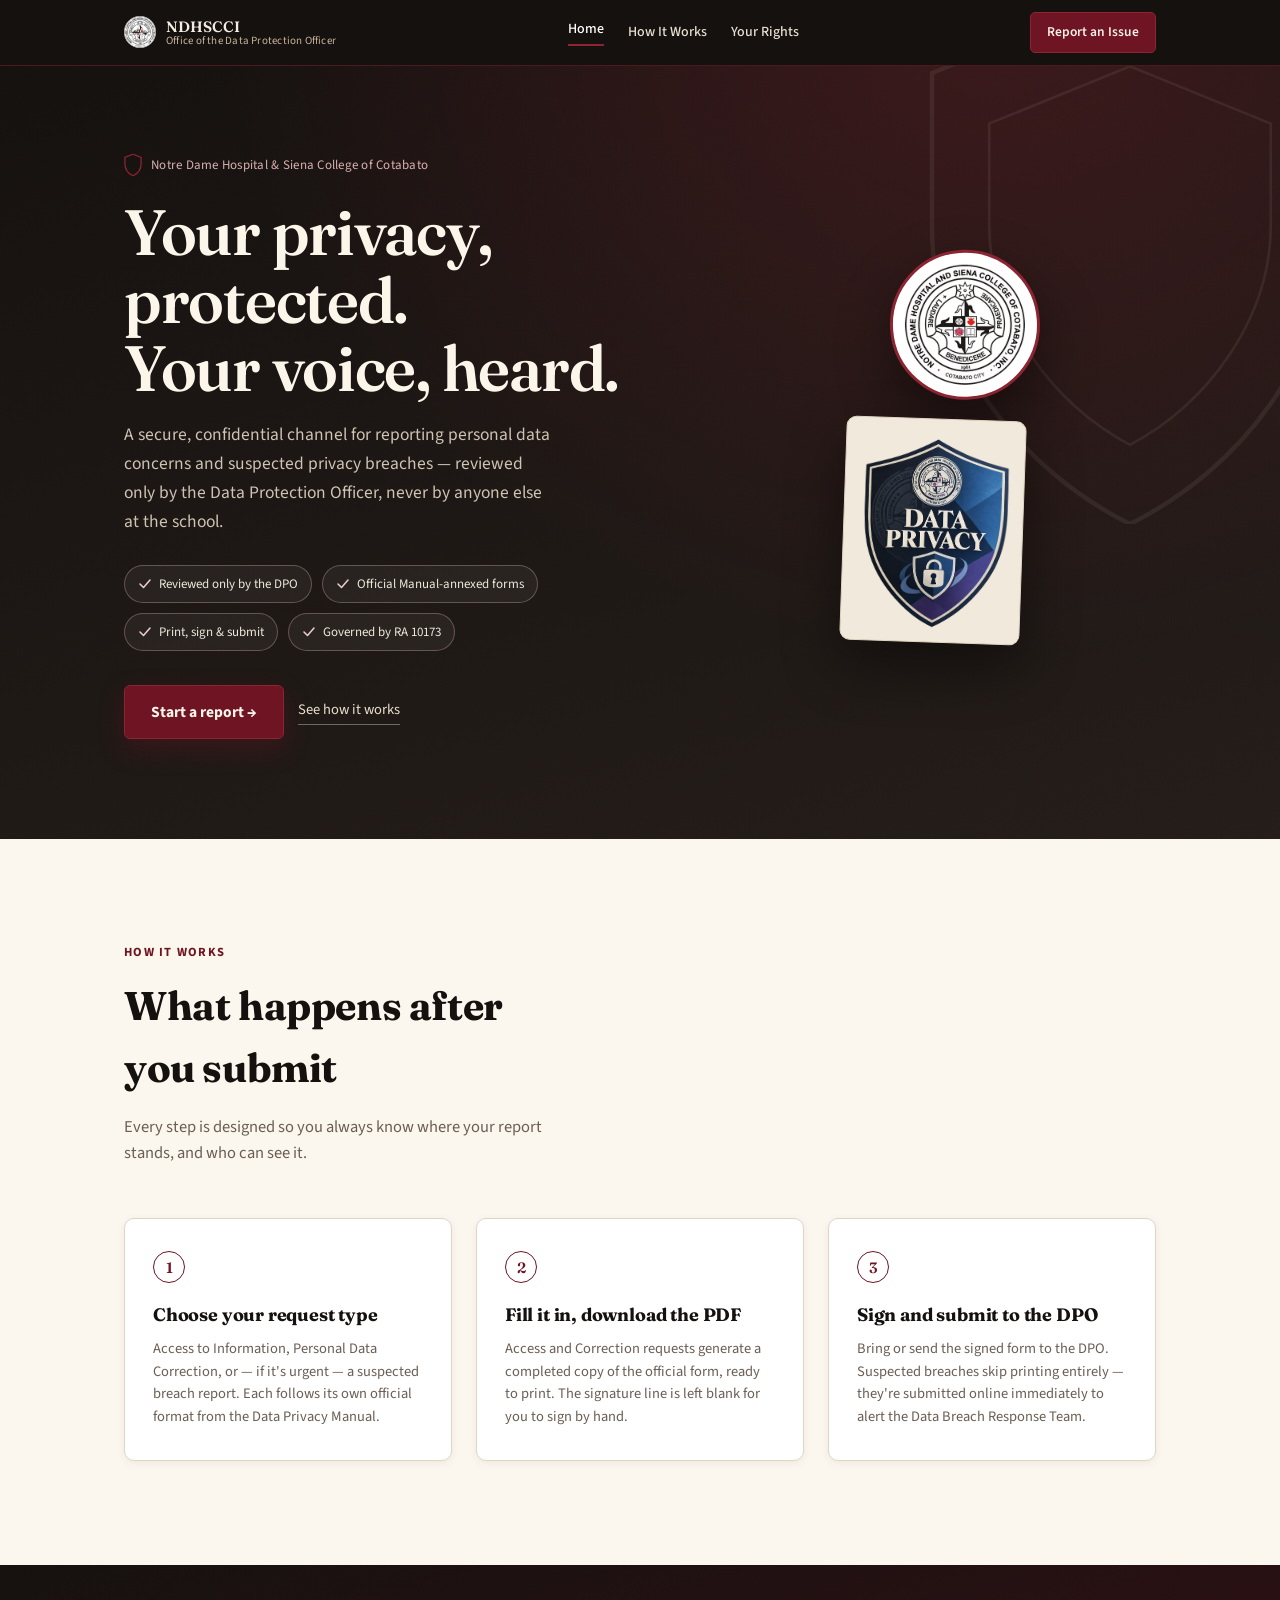
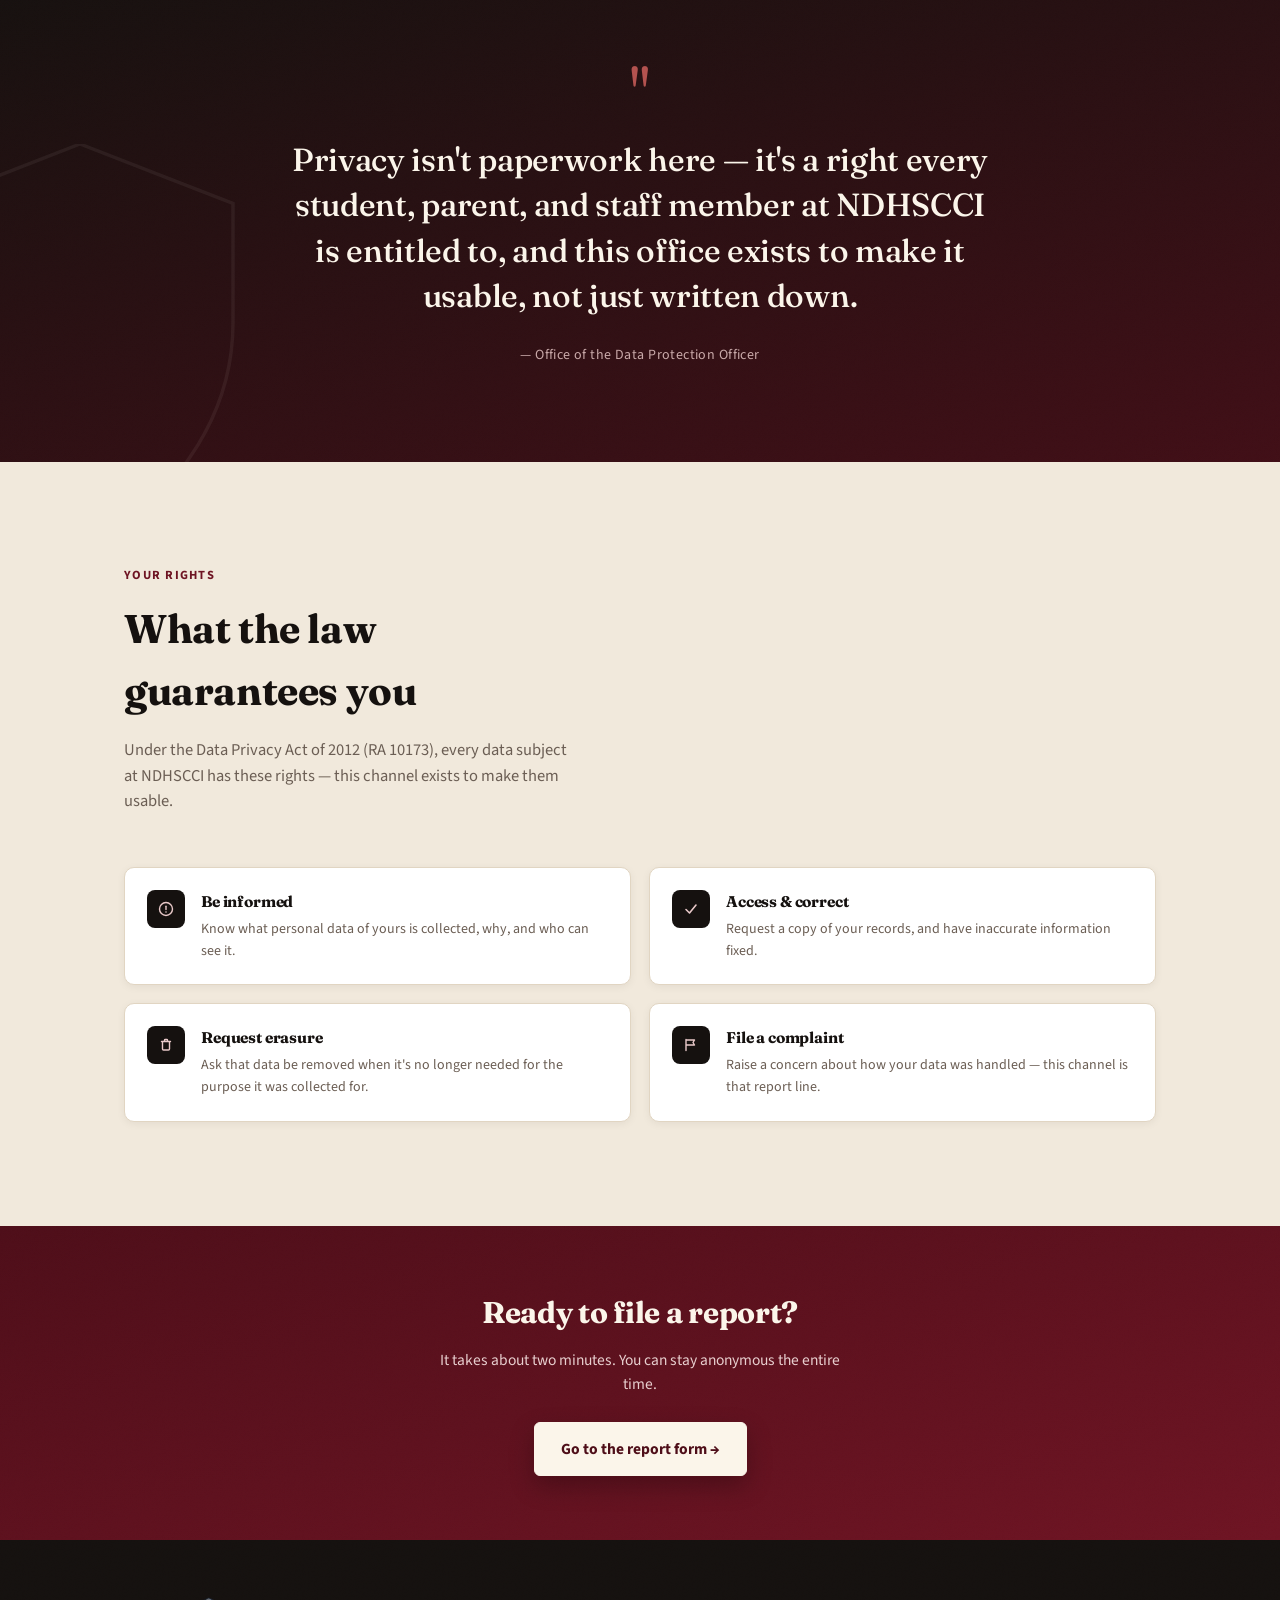
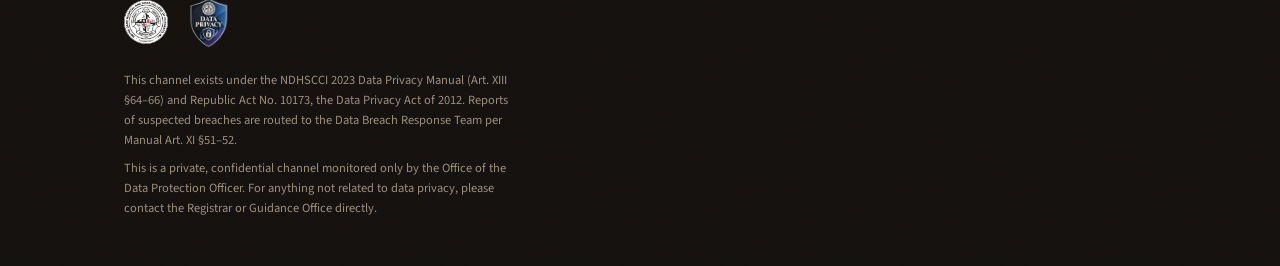
<file: index.html>
<!DOCTYPE html>
<html lang="en">
<head>
<meta charset="UTF-8">
<meta name="viewport" content="width=device-width, initial-scale=1, viewport-fit=cover">
<title>NDHSCCI Data Privacy Office — Secure Reporting Channel</title>
<link rel="icon" href="seal.webp">
<link rel="preconnect" href="https://fonts.googleapis.com">
<link rel="preconnect" href="https://fonts.gstatic.com" crossorigin>
<link href="https://fonts.googleapis.com/css2?family=Fraunces:opsz,wght@9..144,500;9..144,600;9..144,700&family=Source+Sans+3:wght@400;500;600;700&display=swap" rel="stylesheet">
<link rel="stylesheet" href="style.css">
</head>
<body>

<nav class="topnav">
  <div class="navbar">
    <a href="index.html" class="brand">
      <img src="seal.webp" alt="NDHSCCI Seal">
      <span class="name">NDHSCCI<small>Office of the Data Protection Officer</small></span>
    </a>
    <div class="navlinks">
      <a href="index.html" class="current">Home</a>
      <a href="index.html#how">How It Works</a>
      <a href="index.html#rights">Your Rights</a>
    </div>
    <div class="nav-right">
      <a href="report.html" class="nav-cta">Report an Issue</a>
      <button class="menu-toggle" id="menuToggle" aria-label="Menu"><span></span><span></span><span></span></button>
    </div>
  </div>
</nav>

<div class="mobile-panel" id="mobilePanel">
  <div class="wrap">
    <a href="index.html">Home</a>
    <a href="index.html#how">How It Works</a>
    <a href="index.html#rights">Your Rights</a>
    <a href="report.html" class="nav-cta">Report an Issue</a>
  </div>
</div>

<header class="hero grain" id="home">
  <svg class="shield-watermark" style="top:-70px;right:-70px;width:440px;height:528px;opacity:0.07;" viewBox="0 0 200 240" fill="none">
    <path d="M100 0L190 35V105C190 165 150 215 100 240C50 215 10 165 10 105V35L100 0Z" stroke="#F2ECE2" stroke-width="2"/>
    <path d="M100 32L164 58V104C164 148 134 186 100 204C66 186 36 148 36 104V58L100 32Z" stroke="#F2ECE2" stroke-width="1.2"/>
  </svg>
  <div class="wrap">
    <div class="hero-grid">
      <div>
        <span class="eyebrow">
          <svg width="18" height="22" viewBox="0 0 20 24" fill="none"><path d="M10 0L19 3.5V10.5C19 16.5 15 21.5 10 24C5 21.5 1 16.5 1 10.5V3.5L10 0Z" stroke="#8C2432" stroke-width="1.4"/></svg>
          Notre Dame Hospital &amp; Siena College of Cotabato
        </span>
        <h1>Your privacy, protected.<br>Your voice, heard.</h1>
        <p class="sub">A secure, confidential channel for reporting personal data concerns and suspected privacy breaches — reviewed only by the Data Protection Officer, never by anyone else at the school.</p>

        <div class="trust-row">
          <span class="trust-chip"><svg width="14" height="14" viewBox="0 0 14 14" fill="none"><path d="M2 7L5.5 10.5L12 3" stroke="#E9C9C9" stroke-width="1.6" stroke-linecap="round" stroke-linejoin="round"/></svg>Reviewed only by the DPO</span>
          <span class="trust-chip"><svg width="14" height="14" viewBox="0 0 14 14" fill="none"><path d="M2 7L5.5 10.5L12 3" stroke="#E9C9C9" stroke-width="1.6" stroke-linecap="round" stroke-linejoin="round"/></svg>Official Manual-annexed forms</span>
          <span class="trust-chip"><svg width="14" height="14" viewBox="0 0 14 14" fill="none"><path d="M2 7L5.5 10.5L12 3" stroke="#E9C9C9" stroke-width="1.6" stroke-linecap="round" stroke-linejoin="round"/></svg>Print, sign &amp; submit</span>
          <span class="trust-chip"><svg width="14" height="14" viewBox="0 0 14 14" fill="none"><path d="M2 7L5.5 10.5L12 3" stroke="#E9C9C9" stroke-width="1.6" stroke-linecap="round" stroke-linejoin="round"/></svg>Governed by RA 10173</span>
        </div>

        <div class="hero-ctas">
          <a href="report.html" class="btn-primary">Start a report →</a>
          <a href="#how" class="btn-ghost">See how it works</a>
        </div>
      </div>
      <div class="hero-visual">
        <div class="seal-frame"><img src="seal.webp" alt="NDHSCCI Seal"></div>
        <div class="badge-frame"><img src="shield.webp" alt="Data Privacy badge"></div>
      </div>
    </div>
  </div>
</header>

<section class="section-pad" id="how">
  <div class="wrap">
    <div class="section-head">
      <span class="k">How it works</span>
      <h2>What happens after you submit</h2>
      <p>Every step is designed so you always know where your report stands, and who can see it.</p>
    </div>
    <div class="steps3">
      <div class="step-card">
        <div class="step-num">1</div>
        <h3>Choose your request type</h3>
        <p>Access to Information, Personal Data Correction, or — if it's urgent — a suspected breach report. Each follows its own official format from the Data Privacy Manual.</p>
      </div>
      <div class="step-card">
        <div class="step-num">2</div>
        <h3>Fill it in, download the PDF</h3>
        <p>Access and Correction requests generate a completed copy of the official form, ready to print. The signature line is left blank for you to sign by hand.</p>
      </div>
      <div class="step-card">
        <div class="step-num">3</div>
        <h3>Sign and submit to the DPO</h3>
        <p>Bring or send the signed form to the DPO. Suspected breaches skip printing entirely — they're submitted online immediately to alert the Data Breach Response Team.</p>
      </div>
    </div>
  </div>
</section>

<section class="mission grain">
  <svg class="shield-watermark" style="bottom:-90px;left:-90px;width:340px;height:408px;opacity:0.06;" viewBox="0 0 200 240" fill="none">
    <path d="M100 0L190 35V105C190 165 150 215 100 240C50 215 10 165 10 105V35L100 0Z" stroke="#F2ECE2" stroke-width="2"/>
  </svg>
  <div class="wrap-narrow">
    <div class="mission-mark">"</div>
    <blockquote>Privacy isn't paperwork here — it's a right every student, parent, and staff member at NDHSCCI is entitled to, and this office exists to make it usable, not just written down.</blockquote>
    <cite>— Office of the Data Protection Officer</cite>
  </div>
</section>

<section class="section-pad rights-wrap" id="rights">
  <div class="wrap">
    <div class="section-head">
      <span class="k">Your rights</span>
      <h2>What the law guarantees you</h2>
      <p>Under the Data Privacy Act of 2012 (RA 10173), every data subject at NDHSCCI has these rights — this channel exists to make them usable.</p>
    </div>
    <div class="rights-grid">
      <div class="right-item">
        <div class="right-icon"><svg width="16" height="16" viewBox="0 0 16 16" fill="none"><circle cx="8" cy="8" r="6.5" stroke="currentColor" stroke-width="1.4"/><path d="M8 5.2V8.5" stroke="currentColor" stroke-width="1.4" stroke-linecap="round"/><circle cx="8" cy="11" r="0.8" fill="currentColor"/></svg></div>
        <div><h3>Be informed</h3><p>Know what personal data of yours is collected, why, and who can see it.</p></div>
      </div>
      <div class="right-item">
        <div class="right-icon"><svg width="16" height="16" viewBox="0 0 16 16" fill="none"><path d="M3 8.5L6.5 12L13 4" stroke="currentColor" stroke-width="1.6" stroke-linecap="round" stroke-linejoin="round"/></svg></div>
        <div><h3>Access &amp; correct</h3><p>Request a copy of your records, and have inaccurate information fixed.</p></div>
      </div>
      <div class="right-item">
        <div class="right-icon"><svg width="16" height="16" viewBox="0 0 16 16" fill="none"><path d="M3.5 4.5H12.5M6.5 4.5V3.2C6.5 2.8 6.8 2.5 7.2 2.5H8.8C9.2 2.5 9.5 2.8 9.5 3.2V4.5M4.5 4.5V12C4.5 12.6 5 13 5.5 13H10.5C11 13 11.5 12.6 11.5 12V4.5" stroke="currentColor" stroke-width="1.4" stroke-linecap="round"/></svg></div>
        <div><h3>Request erasure</h3><p>Ask that data be removed when it's no longer needed for the purpose it was collected for.</p></div>
      </div>
      <div class="right-item">
        <div class="right-icon"><svg width="16" height="16" viewBox="0 0 16 16" fill="none"><path d="M3 2.5V13.5M3 3H11.5L10 5.5L11.5 8H3" stroke="currentColor" stroke-width="1.4" stroke-linecap="round" stroke-linejoin="round"/></svg></div>
        <div><h3>File a complaint</h3><p>Raise a concern about how your data was handled — this channel is that report line.</p></div>
      </div>
    </div>
  </div>
</section>

<div class="cta-band grain">
  <div class="wrap" style="max-width:640px;text-align:center;">
    <h2>Ready to file a report?</h2>
    <p>It takes about two minutes. You can stay anonymous the entire time.</p>
    <a href="report.html" class="btn-primary">Go to the report form →</a>
  </div>
</div>

<footer class="grain">
  <div class="wrap">
    <div class="footer-top">
      <img class="seal" src="seal.webp" alt="NDHSCCI Seal">
      <img class="shield" src="shield.webp" alt="Data Privacy badge">
    </div>
    <p>This channel exists under the NDHSCCI 2023 Data Privacy Manual (Art. XIII §64–66) and Republic Act No. 10173, the Data Privacy Act of 2012. Reports of suspected breaches are routed to the Data Breach Response Team per Manual Art. XI §51–52.</p>
    <p>This is a private, confidential channel monitored only by the Office of the Data Protection Officer. For anything not related to data privacy, please contact the Registrar or Guidance Office directly.</p>
  </div>
</footer>

<script src="nav.js"></script>
</body>
</html>
</file>
<file: style.css>
:root{
  --ivory:#FBF7EE;
  --dirty-white:#F1E9DC;
  --card:#FFFFFF;
  --black:#15110F;
  --black-soft:#241D19;
  --maroon:#6E1423;
  --maroon-bright:#8C2432;
  --maroon-deep:#4E0E19;
  --ink:#211A16;
  --ink-soft:#6B5E54;
  --line:#E1D5C2;
  --ok:#3F6B4A;
  --ok-bg:#E9F0EA;
  --urgent:#8C2432;
  --urgent-bg:#F5E4E1;
  --shadow-sm: 0 2px 8px rgba(21,17,15,0.06);
  --shadow-md: 0 14px 32px rgba(21,17,15,0.12);
  --shadow-lg: 0 28px 64px rgba(21,17,15,0.20);
  --shadow-dark: 0 24px 56px rgba(0,0,0,0.45);
  font-family:'Source Sans 3', sans-serif;
  box-sizing:border-box;
}
*{box-sizing:inherit;}
html{scroll-padding-top:70px;scroll-behavior:smooth;}
html,body{margin:0;padding:0;background:var(--ivory);color:var(--ink);}
body{-webkit-font-smoothing:antialiased;line-height:1.55;}

h1,h2,h3{font-family:'Fraunces', serif;color:var(--black);margin:0;letter-spacing:-0.01em;}
a{color:var(--maroon);}
.wrap{max-width:1080px;margin:0 auto;padding:0 24px;}
.wrap-narrow{max-width:760px;margin:0 auto;padding:0 24px;}
section{scroll-margin-top:70px;}

/* Grain texture — applied to dark sections for tactile depth instead of flat fills */
.grain{position:relative;}
.grain::before{
  content:"";position:absolute;inset:0;pointer-events:none;z-index:0;
  background-image:url("data:image/svg+xml,%3Csvg xmlns='http://www.w3.org/2000/svg' width='140' height='140'%3E%3Cfilter id='n'%3E%3CfeTurbulence type='fractalNoise' baseFrequency='0.85' numOctaves='2' stitchTiles='stitch'/%3E%3C/filter%3E%3Crect width='100%25' height='100%25' filter='url(%23n)' opacity='0.5'/%3E%3C/svg%3E");
  opacity:0.05;mix-blend-mode:overlay;
}
.grain > *{position:relative;z-index:1;}

/* Shield watermark — echoes the brand mark as a large faint decoration */
.shield-watermark{
  position:absolute;pointer-events:none;z-index:0;
  opacity:0.05;
}


/* ---------------- NAV ---------------- */
nav.topnav{
  position:sticky;top:0;z-index:50;
  background:var(--black);
  border-bottom:1px solid rgba(140,36,50,0.45);
}
.navbar{
  max-width:1080px;margin:0 auto;padding:12px 24px;
  display:flex;align-items:center;justify-content:space-between;gap:16px;
}
.brand{display:flex;align-items:center;gap:10px;color:#F4EEE2;text-decoration:none;}
.brand img{width:32px;height:32px;border-radius:50%;flex-shrink:0;background:#fff;}
.brand .name{font-family:'Fraunces',serif;font-weight:600;font-size:15px;line-height:1.15;}
.brand .name small{display:block;font-family:'Source Sans 3',sans-serif;font-weight:400;font-size:11px;color:#C9B39A;letter-spacing:.02em;}
.navlinks{display:flex;gap:24px;align-items:center;}
.navlinks a{color:#E7DFD2;text-decoration:none;font-size:14px;font-weight:500;}
.navlinks a:hover, .navlinks a.current{color:#fff;}
.navlinks a.current{border-bottom:2px solid var(--maroon-bright);padding-bottom:3px;}
.nav-right{display:flex;align-items:center;gap:16px;}
.nav-cta{
  background:var(--maroon);color:#F8EFE7;text-decoration:none;font-size:13.5px;font-weight:600;
  padding:9px 16px;border-radius:5px;white-space:nowrap;border:1px solid var(--maroon-bright);
  display:inline-block;transition:background .15s ease, transform .15s ease;
}
.nav-cta:hover{background:var(--maroon-bright);transform:translateY(-1px);}
@media (max-width:680px){ .navlinks{display:none;} }

.menu-toggle{display:none;background:none;border:none;padding:6px;flex-shrink:0;}
.menu-toggle span{display:block;width:20px;height:1.5px;background:#E7DFD2;margin:4.5px 0;}
@media (max-width:680px){ .menu-toggle{display:block;} }

.mobile-panel{display:none;background:var(--black);border-bottom:1px solid rgba(140,36,50,0.45);}
.mobile-panel.open{display:block;}
.mobile-panel .wrap{padding:6px 24px 22px;display:flex;flex-direction:column;}
.mobile-panel a{padding:13px 2px;font-size:15px;font-weight:500;color:#E7DFD2;border-bottom:1px solid rgba(243,241,234,0.12);}
.mobile-panel .nav-cta{display:block;text-align:center;margin-top:16px;border-bottom:1px solid var(--maroon-bright);}
@media (max-width:430px){
  .brand .name small{display:none;}
  .nav-right .nav-cta{padding:8px 12px;font-size:12.5px;}
  .navbar{padding:10px 16px;gap:10px;}
}

/* ---------------- HERO ---------------- */
header.hero{
  background:
    radial-gradient(ellipse at 78% -10%, rgba(140,36,50,0.32), transparent 55%),
    linear-gradient(165deg, var(--black) 0%, var(--black-soft) 100%);
  color:#F2ECE2;
  padding:88px 0 100px;
  position:relative;
  overflow:hidden;
}
.hero-grid{position:relative;z-index:2;display:grid;grid-template-columns:1.15fr 0.85fr;gap:48px;align-items:center;}
@media (max-width:860px){.hero-grid{grid-template-columns:1fr;gap:36px;} .hero-visual{order:-1;}}

.eyebrow{display:inline-flex;align-items:center;gap:9px;font-size:13px;color:#D9AFAF;margin-bottom:22px;letter-spacing:.02em;}
header.hero h1{color:#FBF5EA;font-size:clamp(36px,5.4vw,64px);font-weight:600;line-height:1.06;letter-spacing:-0.02em;}
header.hero p.sub{max-width:48ch;color:#CFC3B4;font-size:17.5px;margin-top:20px;line-height:1.65;}

.trust-row{display:flex;flex-wrap:wrap;gap:10px;margin-top:28px;}
.trust-chip{
  display:flex;align-items:center;gap:7px;
  background:rgba(255,255,255,0.05);
  border:1px solid rgba(217,175,175,0.35);
  color:#EFE7DA;font-size:13px;padding:8px 13px;border-radius:20px;
}
.trust-chip svg{flex-shrink:0;}

.hero-ctas{display:flex;gap:14px;flex-wrap:wrap;margin-top:34px;align-items:center;}
.btn-primary{
  background:var(--maroon);color:#FBF5EA;font-weight:700;
  border:1px solid var(--maroon-bright);border-radius:6px;padding:14px 26px;font-size:15.5px;
  text-decoration:none;display:inline-block;cursor:pointer;font-family:inherit;
  box-shadow:0 10px 24px rgba(110,20,35,0.35);
  transition:background .15s ease, transform .15s ease, box-shadow .15s ease;
}
.btn-primary:hover{background:var(--maroon-bright);transform:translateY(-2px);box-shadow:0 16px 32px rgba(110,20,35,0.45);}
.btn-ghost{color:#E9DFCE;text-decoration:none;font-size:14.5px;border-bottom:1px solid rgba(233,223,206,0.4);padding-bottom:2px;transition:border-color .15s ease;}
.btn-ghost:hover{border-color:#E9DFCE;}

.hero-visual{display:flex;flex-direction:column;align-items:center;gap:18px;position:relative;z-index:2;width:fit-content;margin:0 auto;}
.float-card{
  position:absolute;left:-28px;bottom:-26px;
  background:var(--card);border:1px solid var(--line);border-radius:8px;
  padding:16px 20px;box-shadow:var(--shadow-lg);
  display:flex;align-items:center;gap:14px;
  width:198px;
}
.float-card .ring{
  width:38px;height:38px;border-radius:50%;border:3px solid var(--dirty-white);
  border-top-color:var(--maroon);flex-shrink:0;
}
.float-card .num{font-family:'Fraunces',serif;font-weight:600;font-size:17px;color:var(--black);}
.float-card .lbl{font-size:11.5px;color:var(--ink-soft);margin-top:2px;}
@media (max-width:900px){ .float-card{left:8px;bottom:-16px;} }
.seal-frame{
  width:150px;height:150px;border-radius:50%;
  background:#fff;border:3px solid var(--maroon-bright);
  display:flex;align-items:center;justify-content:center;
  box-shadow:var(--shadow-dark);
  transform:rotate(-4deg) translateX(18px);
}
.seal-frame img{width:120px;height:120px;transform:rotate(4deg);}
.badge-frame{
  background:var(--dirty-white);border:1px solid var(--line);border-radius:10px;
  padding:14px;box-shadow:var(--shadow-dark);
  transform:rotate(2deg) translateX(-14px);
}
.badge-frame img{width:150px;display:block;}
@media (max-width:900px){ .seal-frame,.badge-frame{transform:none;} }


/* ---------------- SECTIONS ---------------- */
.section-pad{padding:104px 0;}
@media (max-width:768px){ .section-pad{padding:72px 0;} }
.section-head{max-width:56ch;margin-bottom:52px;}
.section-head .k, .report-head .k{
  font-size:12.5px;color:var(--maroon);font-weight:700;text-transform:uppercase;
  letter-spacing:.1em;margin-bottom:12px;display:block;
}
.section-head h2{font-size:clamp(28px,3.8vw,40px);margin-bottom:14px;}
.section-head p{color:var(--ink-soft);font-size:16.5px;}

.steps3{display:grid;grid-template-columns:repeat(3,1fr);gap:24px;}
@media (max-width:780px){.steps3{grid-template-columns:1fr;}}
.step-card{background:var(--card);border:1px solid var(--line);border-radius:10px;padding:32px 28px;box-shadow:var(--shadow-sm);transition:box-shadow .2s ease, border-color .2s ease, transform .2s ease;}
.step-card:hover{box-shadow:var(--shadow-md);border-color:#D3C4AC;transform:translateY(-3px);}
.step-num{
  font-family:'Fraunces',serif;font-weight:600;font-size:15px;color:var(--maroon);
  border:1.5px solid var(--maroon);width:32px;height:32px;border-radius:50%;
  display:flex;align-items:center;justify-content:center;margin-bottom:18px;
}
.step-card h3{font-size:18px;margin-bottom:9px;}
.step-card p{font-size:14.5px;color:var(--ink-soft);margin:0;}

.rights-wrap{background:var(--dirty-white);}
.rights-grid{display:grid;grid-template-columns:repeat(2,1fr);gap:18px;}
@media (max-width:700px){.rights-grid{grid-template-columns:1fr;}}
.right-item{
  display:flex;gap:16px;align-items:flex-start;background:var(--card);
  border:1px solid var(--line);border-radius:10px;padding:22px;
  box-shadow:var(--shadow-sm);transition:box-shadow .2s ease, transform .2s ease;
}
.right-item:hover{box-shadow:var(--shadow-md);transform:translateY(-2px);}
.right-icon{
  width:38px;height:38px;border-radius:8px;background:var(--black);color:#E9C9C9;
  display:flex;align-items:center;justify-content:center;flex-shrink:0;
}
.right-item h3{font-size:15.5px;margin-bottom:5px;}
.right-item p{font-size:14px;color:var(--ink-soft);margin:0;}

/* ---------------- MISSION / PULL-QUOTE ---------------- */
.mission{
  background:linear-gradient(165deg, var(--black) 0%, var(--maroon-deep) 130%);
  color:#F2ECE2;padding:96px 0;position:relative;overflow:hidden;
}
@media (max-width:768px){ .mission{padding:64px 0;} }
.mission .wrap-narrow{position:relative;z-index:2;text-align:center;}
.mission-mark{font-family:'Fraunces',serif;font-size:64px;line-height:1;color:#B3524F;margin-bottom:12px;}
.mission blockquote{
  font-family:'Fraunces',serif;font-weight:500;font-size:clamp(22px,3.4vw,32px);
  line-height:1.42;color:#FBF5EA;margin:0;letter-spacing:-0.01em;
}
.mission cite{display:block;margin-top:26px;font-style:normal;font-size:14px;color:#C9A9A9;letter-spacing:.03em;}

.cta-band{
  background:linear-gradient(165deg, var(--maroon-deep), var(--maroon));
  color:#F8EFE7;text-align:center;padding:64px 24px;position:relative;overflow:hidden;
}
.cta-band .wrap{position:relative;z-index:2;}
.cta-band h2{color:#FBF5EA;font-size:clamp(24px,3.2vw,30px);margin-bottom:12px;}
.cta-band p{color:#E8CFCF;max-width:52ch;margin:0 auto 26px;font-size:15.5px;}
.cta-band .btn-primary{background:#FBF5EA;color:var(--maroon-deep);border-color:#FBF5EA;box-shadow:0 10px 24px rgba(0,0,0,0.25);}
.cta-band .btn-primary:hover{background:#F0E4D2;}

/* ---------------- REPORT PAGE ---------------- */
.page-header{background:var(--black);color:#EFE7DA;padding:48px 0 40px;position:relative;overflow:hidden;}
.page-header .wrap-narrow{position:relative;z-index:2;}
.breadcrumb{font-size:13px;color:#C9B39A;margin-bottom:14px;}
.breadcrumb a{color:#E9DFCE;text-decoration:none;}
.breadcrumb a:hover{text-decoration:underline;}
.page-header h1{color:#FBF5EA;font-size:clamp(26px,3.6vw,36px);}
.page-header p{color:#CFC3B4;max-width:60ch;margin-top:12px;font-size:15.5px;}

.report-wrap{background:var(--ivory);}
.redirect-card{background:var(--card);border:1px solid var(--line);border-radius:6px;padding:18px 20px;margin-bottom:26px;font-size:14px;color:var(--ink-soft);}
.redirect-card strong{color:var(--ink);}

.choice-grid{display:grid;grid-template-columns:1fr 1fr;gap:20px;margin-bottom:8px;}
@media (max-width:700px){ .choice-grid{grid-template-columns:1fr;} }
.choice-grid-3{grid-template-columns:1fr 1fr 1fr;}
@media (max-width:980px){ .choice-grid-3{grid-template-columns:1fr 1fr;} }
@media (max-width:700px){ .choice-grid-3{grid-template-columns:1fr;} }

.annex-ref{font-weight:400;color:var(--ink-soft);font-size:13px;}

.pdf-note{
  background:var(--dirty-white);border:1px solid var(--line);border-radius:6px;
  padding:14px 16px;margin-bottom:24px;font-size:13.5px;color:var(--ink-soft);line-height:1.5;
}
.pdf-note b{color:var(--ink);display:block;margin-bottom:3px;}

.radio-list{display:flex;flex-direction:column;gap:10px;}
.radio-item{display:flex;align-items:flex-start;gap:9px;font-size:14.5px;color:var(--ink);}
.radio-item input{width:auto;margin-top:3px;flex-shrink:0;}

.correction-table{border:1px solid var(--line);border-radius:8px;overflow:hidden;margin-bottom:14px;}
.correction-table-head{
  display:grid;grid-template-columns:1fr 1fr 1fr 32px;gap:1px;background:var(--dirty-white);
  padding:10px 12px;font-size:12px;font-weight:600;color:var(--ink-soft);
  text-transform:uppercase;letter-spacing:.04em;
}
.correction-row{
  display:grid;grid-template-columns:1fr 1fr 1fr 32px;gap:10px;align-items:center;
  padding:10px 12px;border-top:1px solid var(--line);
}
.correction-row input{
  font-family:inherit;font-size:13.5px;color:var(--ink);background:var(--ivory);
  border:1px solid var(--line);border-radius:5px;padding:8px 10px;width:100%;
}
.correction-row input:focus{outline:2px solid var(--maroon);outline-offset:1px;border-color:var(--maroon);}
.row-remove{
  background:none;border:none;color:var(--ink-soft);cursor:pointer;font-size:15px;
  width:28px;height:28px;border-radius:5px;
}
.row-remove:hover{background:var(--urgent-bg);color:var(--urgent);}
@media (max-width:640px){
  .correction-table-head{display:none;}
  .correction-row{grid-template-columns:1fr;gap:8px;position:relative;padding:16px 12px 14px;}
  .row-remove{position:absolute;top:10px;right:10px;}
}

.add-row-btn{
  background:none;border:1px dashed var(--line-strong,#C9C6BD);color:var(--maroon);
  font-family:inherit;font-size:13.5px;font-weight:600;padding:10px 16px;border-radius:6px;
  cursor:pointer;width:100%;transition:border-color .15s ease, background .15s ease;
}
.add-row-btn:hover{border-color:var(--maroon);background:var(--dirty-white);}

.signature-note{
  display:flex;align-items:flex-start;gap:8px;font-size:13px;color:var(--ink-soft);
  margin-top:22px;padding-top:18px;border-top:1px dashed var(--line);
}
.signature-note svg{flex-shrink:0;margin-top:1px;color:var(--maroon);}
.choice-card{
  text-align:left;background:var(--card);border:1.5px solid var(--line);border-radius:10px;
  padding:28px;cursor:pointer;font-family:inherit;color:var(--ink);width:100%;
  display:flex;flex-direction:column;box-shadow:var(--shadow-sm);
  transition:border-color .2s ease, box-shadow .2s ease, transform .2s ease;
}
.choice-card:hover{border-color:var(--maroon);box-shadow:var(--shadow-md);transform:translateY(-3px);}
.choice-card-urgent:hover{border-color:var(--urgent);}
.choice-tag{font-size:11.5px;text-transform:uppercase;letter-spacing:.06em;color:var(--ink-soft);margin-bottom:12px;}
.choice-card-urgent .choice-tag{color:var(--urgent);}
.choice-card h3{font-family:'Fraunces',serif;font-size:19px;font-weight:600;margin-bottom:10px;color:var(--black);}
.choice-card p{font-size:14.5px;color:var(--ink-soft);margin:0 0 18px;line-height:1.55;}
.choice-examples{list-style:none;margin:0 0 22px;padding:0;display:flex;flex-direction:column;gap:9px;}
.choice-examples li{font-size:13.5px;color:var(--ink);padding-left:17px;position:relative;line-height:1.4;}
.choice-examples li::before{content:"";position:absolute;left:1px;top:6px;width:5px;height:5px;border-radius:50%;background:var(--line);}
.choice-cta{margin-top:auto;font-size:14px;font-weight:600;color:var(--maroon);}
.choice-card-urgent .choice-cta{color:var(--urgent);}

.current-choice-bar{
  display:flex;align-items:center;justify-content:space-between;gap:16px;flex-wrap:wrap;
  padding-bottom:18px;margin-bottom:22px;border-bottom:1px solid var(--line);
}
.current-choice-bar span{font-size:14px;color:var(--ink-soft);}
.current-choice-bar strong{color:var(--ink);}
.change-type-link{
  background:none;border:none;color:var(--ink-soft);font-size:13.5px;font-weight:600;
  padding:0;cursor:pointer;font-family:inherit;
}
.change-type-link:hover{color:var(--maroon);}

.urgent-banner{display:none;background:var(--urgent-bg);border:1px solid rgba(140,36,50,0.35);color:var(--urgent);border-radius:6px;padding:14px 16px;font-size:14.5px;margin-bottom:24px;}
.urgent-banner.show{display:block;}
.urgent-banner b{display:block;margin-bottom:3px;}

.form-error{display:none;background:var(--urgent-bg);border:1px solid rgba(140,36,50,0.35);color:var(--urgent);border-radius:6px;padding:13px 15px;font-size:14px;margin-bottom:22px;}
.form-error.show{display:block;}

form{background:var(--card);border:1px solid var(--line);border-radius:10px;padding:34px;box-shadow:var(--shadow-sm);}
fieldset{border:none;padding:0;margin:0 0 26px;}
legend{font-family:'Fraunces',serif;font-size:15.5px;font-weight:600;color:var(--black);margin-bottom:14px;padding:0;}

.field{margin-bottom:18px;}
.field:last-child{margin-bottom:0;}
label{display:block;font-size:13.5px;font-weight:600;color:var(--ink);margin-bottom:6px;}
label .opt{font-weight:400;color:var(--ink-soft);}
input[type="text"],input[type="email"],input[type="tel"],input[type="date"],select,textarea{
  width:100%;font-family:inherit;font-size:15px;color:var(--ink);background:var(--ivory);
  border:1px solid var(--line);border-radius:5px;padding:11px 13px;margin:0;
}
textarea{resize:vertical;min-height:96px;}
input:focus,select:focus,textarea:focus{outline:2px solid var(--maroon);outline-offset:1px;border-color:var(--maroon);}

.row2{display:grid;grid-template-columns:1fr 1fr;gap:16px;}
@media (max-width:560px){.row2{grid-template-columns:1fr;}}

.check-grid{display:grid;grid-template-columns:1fr 1fr;gap:8px 16px;}
@media (max-width:560px){.check-grid{grid-template-columns:1fr;}}
.check-item{display:flex;align-items:flex-start;gap:8px;font-size:14px;color:var(--ink);}
.check-item input{width:auto;margin-top:3px;}

.anon-toggle{display:flex;align-items:flex-start;gap:10px;background:var(--ivory);border:1px dashed var(--line);border-radius:6px;padding:12px 14px;margin-bottom:22px;font-size:13.5px;color:var(--ink-soft);}
.anon-toggle input{width:auto;margin-top:3px;flex-shrink:0;}

button.submit{
  width:100%;background:var(--maroon);color:#FBF5EA;border:1px solid var(--maroon-bright);border-radius:6px;
  padding:15px 20px;font-family:inherit;font-size:15.5px;font-weight:600;cursor:pointer;
  transition:background .15s ease, transform .15s ease, box-shadow .15s ease;
  box-shadow:0 8px 20px rgba(110,20,35,0.25);
}
button.submit:hover{background:var(--maroon-bright);transform:translateY(-2px);box-shadow:0 14px 28px rgba(110,20,35,0.35);}
button.submit:disabled{opacity:0.7;cursor:default;transform:none;}
button.submit:focus-visible{outline:3px solid var(--black);outline-offset:2px;}
.submit-row{margin-top:28px;}
.submit-note{display:flex;align-items:center;justify-content:center;gap:6px;font-size:12.5px;color:var(--ink-soft);margin-top:12px;}

.confirm{display:none;background:var(--card);border:1px solid var(--line);border-radius:10px;padding:44px 32px;text-align:center;}
.confirm.show{display:block;}
.confirm .seal-ok{width:56px;height:56px;border-radius:50%;background:var(--ok);color:#fff;display:flex;align-items:center;justify-content:center;margin:0 auto 18px;}
.confirm h2{font-size:22px;margin-bottom:10px;}
.confirm p{color:var(--ink-soft);font-size:15px;max-width:44ch;margin:0 auto;}
.ref{display:inline-block;margin-top:18px;font-family:'Fraunces',serif;font-weight:600;font-size:15px;background:var(--ivory);border:1px solid var(--line);border-radius:5px;padding:8px 16px;letter-spacing:.03em;}

/* ---------------- FOOTER ---------------- */
footer{background:var(--black);color:#C9BCA9;padding:56px 0 40px;position:relative;overflow:hidden;}
footer .wrap{position:relative;z-index:2;}
.footer-top{display:flex;align-items:center;gap:20px;margin-bottom:22px;flex-wrap:wrap;}
.footer-top img.seal{height:44px;width:44px;border-radius:50%;background:#fff;}
.footer-top img.shield{height:52px;width:auto;}
footer p{font-size:12.5px;line-height:1.6;max-width:64ch;color:#9C8F7D;margin:0 0 8px;}
footer a{color:#D9AFAF;}
</file>
